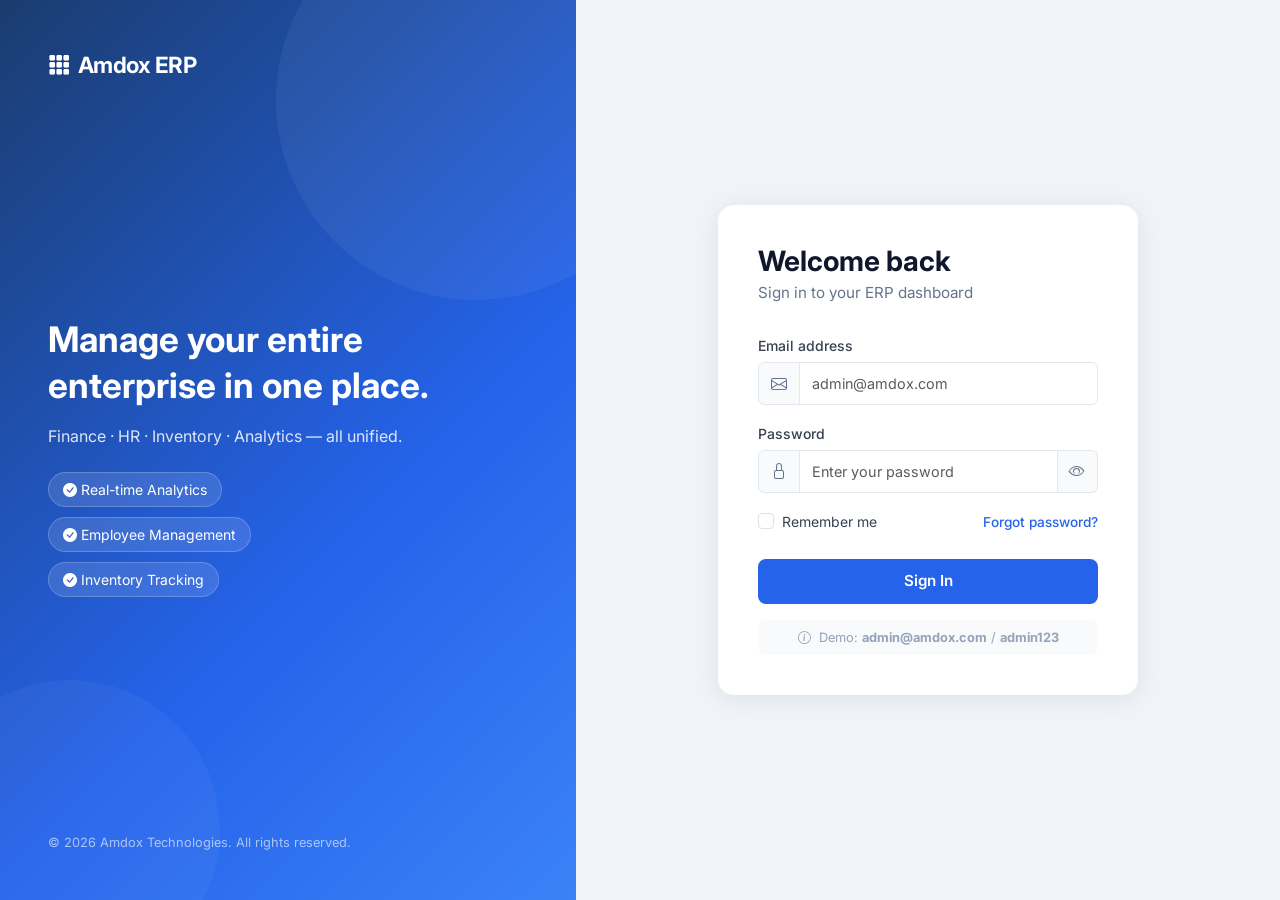
<file: index.html>
<!DOCTYPE html>
<html lang="en">
<head>
  <!-- This tells the browser what kind of document this is -->
  <meta charset="UTF-8">

  <!-- This makes the page look correct on mobile phones -->
  <meta name="viewport" content="width=device-width, initial-scale=1.0">

  <!-- Title shown on the browser tab -->
  <title>Amdox ERP – Login</title>

  <!-- Bootstrap 5 CSS – gives us ready-made styles and layout tools -->
  <link href="https://cdn.jsdelivr.net/npm/bootstrap@5.3.2/dist/css/bootstrap.min.css" rel="stylesheet">

  <!-- Bootstrap Icons – small icons we use in the form -->
  <link href="https://cdn.jsdelivr.net/npm/bootstrap-icons@1.11.3/font/bootstrap-icons.min.css" rel="stylesheet">

  <!-- Google Font – Inter is a clean, professional font used in many SaaS apps -->
  <link href="https://fonts.googleapis.com/css2?family=Inter:wght@400;500;600;700&display=swap" rel="stylesheet">

  <!-- Our own custom CSS file -->
  <link rel="stylesheet" href="css/style.css">
</head>

<body>

  <!-- 
    This is the main wrapper.
    d-flex = display flex (side-by-side layout)
    min-vh-100 = minimum height is 100% of the screen
  -->
  <div class="login-wrapper d-flex min-vh-100">

    <!-- ───────────────────────────────────────────
         LEFT PANEL – Branding / Hero side
    ─────────────────────────────────────────────── -->
    <div class="login-brand d-none d-lg-flex flex-column justify-content-between p-5">
      
      <!-- Logo at the top -->
      <div class="brand-logo">
        <!-- We use a text-based logo with an icon – no image file needed -->
        <i class="bi bi-grid-3x3-gap-fill me-2"></i>
        <span>Amdox ERP</span>
      </div>

      <!-- Center message -->
      <div class="brand-message">
        <h1>Manage your entire<br>enterprise in one place.</h1>
        <p>Finance · HR · Inventory · Analytics — all unified.</p>

        <!-- Three feature pills -->
        <div class="brand-pills mt-4">
          <span><i class="bi bi-check-circle-fill me-1"></i> Real-time Analytics</span>
          <span><i class="bi bi-check-circle-fill me-1"></i> Employee Management</span>
          <span><i class="bi bi-check-circle-fill me-1"></i> Inventory Tracking</span>
        </div>
      </div>

      <!-- Footer text at the bottom -->
      <div class="brand-footer">
        © 2026 Amdox Technologies. All rights reserved.
      </div>

    </div>

    <!-- ───────────────────────────────────────────
         RIGHT PANEL – Login Form
    ─────────────────────────────────────────────── -->
    <div class="login-form-side d-flex align-items-center justify-content-center flex-grow-1 p-4">

      <!-- The white card that holds the form -->
      <div class="login-card">

        <!-- Mobile-only logo (hidden on desktop because left panel shows it) -->
        <div class="d-flex d-lg-none align-items-center mb-4 mobile-logo">
          <i class="bi bi-grid-3x3-gap-fill me-2"></i>
          <span>Amdox ERP</span>
        </div>

        <!-- Heading -->
        <h2 class="login-title">Welcome back</h2>
        <p class="login-subtitle">Sign in to your ERP dashboard</p>

        <!-- THE FORM -->
        <!-- onsubmit="return handleLogin(event)" calls our JS function when submitted -->
        <form onsubmit="return handleLogin(event)" novalidate>

          <!-- Email Field -->
          <div class="mb-3">
            <label for="email" class="form-label">Email address</label>
            <!-- input-group lets us put an icon inside the input box -->
            <div class="input-group">
              <span class="input-group-text">
                <i class="bi bi-envelope"></i>
              </span>
              <input
                type="email"
                class="form-control"
                id="email"
                placeholder="admin@amdox.com"
                required
              >
            </div>
          </div>

          <!-- Password Field -->
          <div class="mb-3">
            <label for="password" class="form-label">Password</label>
            <div class="input-group">
              <span class="input-group-text">
                <i class="bi bi-lock"></i>
              </span>
              <!-- id="passwordInput" so our JS can find it -->
              <input
                type="password"
                class="form-control"
                id="passwordInput"
                placeholder="Enter your password"
                required
              >
              <!-- Eye icon to show/hide password -->
              <button
                class="input-group-text btn-eye"
                type="button"
                onclick="togglePassword()"
                title="Show/Hide password"
              >
                <!-- id="eyeIcon" so JS can swap the icon -->
                <i class="bi bi-eye" id="eyeIcon"></i>
              </button>
            </div>
          </div>

          <!-- Remember me + Forgot password row -->
          <div class="d-flex justify-content-between align-items-center mb-4">
            <div class="form-check">
              <input class="form-check-input" type="checkbox" id="rememberMe">
              <label class="form-check-label" for="rememberMe">Remember me</label>
            </div>
            <a href="#" class="forgot-link">Forgot password?</a>
          </div>

          <!-- Error message box (hidden by default) -->
          <!-- id="loginError" so JS can show/hide it -->
          <div id="loginError" class="alert alert-danger d-none" role="alert">
            <i class="bi bi-exclamation-triangle me-2"></i>
            Invalid email or password. Try: admin@amdox.com / admin123
          </div>

          <!-- Submit Button -->
          <!-- w-100 = full width button -->
          <button type="submit" class="btn btn-primary w-100 login-btn">
            <span id="btnText">Sign In</span>
            <!-- Spinner shown during fake loading -->
            <span id="btnSpinner" class="spinner-border spinner-border-sm ms-2 d-none" role="status"></span>
          </button>

          <!-- Demo credentials hint -->
          <div class="demo-hint mt-3 text-center">
            <i class="bi bi-info-circle me-1"></i>
            Demo: <strong>admin@amdox.com</strong> / <strong>admin123</strong>
          </div>

        </form>

      </div>
    </div>

  </div><!-- end login-wrapper -->

  <!-- Bootstrap 5 JavaScript (needed for Bootstrap components to work) -->
  <script src="https://cdn.jsdelivr.net/npm/bootstrap@5.3.2/dist/js/bootstrap.bundle.min.js"></script>

  <!-- Our Login JavaScript (inline here to keep things simple) -->
  <script>

    // ── FUNCTION 1: Toggle password visibility ──────────────────────
    // This runs when the user clicks the eye icon
    function togglePassword() {
      // Find the password input box by its id
      const input = document.getElementById('passwordInput');
      // Find the eye icon by its id
      const icon  = document.getElementById('eyeIcon');

      // If the input is currently "password" type (hidden), switch to "text" (visible)
      if (input.type === 'password') {
        input.type = 'text';                    // show the text
        icon.className = 'bi bi-eye-slash';     // change icon to "eye with slash"
      } else {
        input.type = 'password';                // hide the text again
        icon.className = 'bi bi-eye';           // change icon back to normal eye
      }
    }

    // ── FUNCTION 2: Handle login form submit ─────────────────────────
    // "event" is passed automatically by the browser when form is submitted
    function handleLogin(event) {
      // Prevent the page from refreshing (default browser behaviour on form submit)
      event.preventDefault();

      // Read what the user typed in the email and password fields
      const email    = document.getElementById('email').value.trim();
      const password = document.getElementById('passwordInput').value.trim();

      // Our fake "correct" credentials
      const correctEmail    = 'admin@amdox.com';
      const correctPassword = 'admin123';

      // Hide any previous error message
      document.getElementById('loginError').classList.add('d-none');

      // CHECK: did the user enter the right details?
      if (email === correctEmail && password === correctPassword) {
        // ✅ Correct – show a loading spinner, then go to dashboard

        // Disable the button so they can't click twice
        document.querySelector('.login-btn').disabled = true;

        // Show the spinner inside the button
        document.getElementById('btnSpinner').classList.remove('d-none');

        // Change button text
        document.getElementById('btnText').textContent = 'Signing in…';

        // Wait 1.5 seconds (fake loading), then redirect to dashboard.html
        setTimeout(function() {
          window.location.href = 'dashboard.html';
        }, 1500);

      } else {
        // ❌ Wrong credentials – show the red error box
        document.getElementById('loginError').classList.remove('d-none');
      }

      // Return false prevents any further default browser action
      return false;
    }

  </script>

</body>
</html>
</file>
<file: css/style.css>
/* ═══════════════════════════════════════════════════════
   AMDOX ERP – Global Styles
   All measurements in px or rem. 
   rem = relative to root font size (usually 16px)
═══════════════════════════════════════════════════════ */

/* Apply Inter font to everything on the page */
* {
  font-family: 'Inter', sans-serif;
  box-sizing: border-box; /* padding doesn't increase element size */
}

/* Remove default margin/padding from body */
body {
  margin: 0;
  padding: 0;
  background-color: #f0f4f8; /* light grey-blue background */
}

/* ── LOGIN WRAPPER ────────────────────────────────────── */
/* The outer container that holds both panels */
.login-wrapper {
  min-height: 100vh; /* at least full screen height */
}

/* ── LEFT BRAND PANEL ─────────────────────────────────── */
.login-brand {
  /* Rich blue gradient – left side hero */
  background: linear-gradient(135deg, #1a3c6e 0%, #2563eb 60%, #3b82f6 100%);
  color: #ffffff;
  width: 45%;          /* take up 45% of screen width */
  min-height: 100vh;
  position: relative;
  overflow: hidden;    /* hide any overflow from decorative circles */
}

/* Decorative background circle (pure CSS, no image needed) */
.login-brand::before {
  content: '';                       /* empty pseudo-element */
  position: absolute;
  width: 400px;
  height: 400px;
  border-radius: 50%;                /* make it a circle */
  background: rgba(255,255,255,0.05);/* very faint white */
  top: -100px;
  right: -100px;
}

/* Second decorative circle at bottom */
.login-brand::after {
  content: '';
  position: absolute;
  width: 300px;
  height: 300px;
  border-radius: 50%;
  background: rgba(255,255,255,0.04);
  bottom: -80px;
  left: -80px;
}

/* Logo text in the top-left of the brand panel */
.brand-logo {
  font-size: 1.4rem;
  font-weight: 700;
  letter-spacing: -0.5px;
  display: flex;
  align-items: center;
}

/* The big hero heading */
.brand-message h1 {
  font-size: 2.2rem;
  font-weight: 700;
  line-height: 1.3;
  margin-bottom: 1rem;
}

/* Subtitle paragraph */
.brand-message p {
  font-size: 1rem;
  opacity: 0.85;       /* slightly transparent */
  margin-bottom: 0;
}

/* The three feature pill badges */
.brand-pills {
  display: flex;
  flex-direction: column; /* stack them vertically */
  gap: 10px;
}

.brand-pills span {
  display: inline-flex;
  align-items: center;
  background: rgba(255,255,255,0.12); /* semi-transparent white */
  border: 1px solid rgba(255,255,255,0.2);
  border-radius: 50px;                /* pill shape */
  padding: 6px 14px;
  font-size: 0.875rem;
  width: fit-content;                 /* only as wide as content */
}

/* Footer copyright text at the bottom */
.brand-footer {
  font-size: 0.8rem;
  opacity: 0.6;
}

/* ── RIGHT FORM SIDE ──────────────────────────────────── */
.login-form-side {
  background-color: #f0f4f8;
  flex: 1; /* take up all remaining space */
}

/* The white card that holds the form */
.login-card {
  background: #ffffff;
  border-radius: 16px;          /* rounded corners */
  padding: 2.5rem;
  width: 100%;
  max-width: 420px;             /* never wider than 420px */
  box-shadow: 0 4px 24px rgba(0,0,0,0.08); /* soft shadow */
}

/* Heading inside the card */
.login-title {
  font-size: 1.75rem;
  font-weight: 700;
  color: #0f172a;    /* very dark navy */
  margin-bottom: 4px;
}

/* Subtitle under the heading */
.login-subtitle {
  color: #64748b;    /* medium grey */
  font-size: 0.95rem;
  margin-bottom: 1.75rem;
}

/* ── FORM CONTROLS ────────────────────────────────────── */
/* Labels above input boxes */
.form-label {
  font-weight: 500;
  font-size: 0.875rem;
  color: #374151;
  margin-bottom: 6px;
}

/* The icon box on the left of the input */
.input-group-text {
  background-color: #f8fafc;
  border-color: #e2e8f0;
  color: #64748b;
}

/* The actual input box */
.form-control {
  border-color: #e2e8f0;
  font-size: 0.9rem;
  padding: 0.6rem 0.75rem;
  color: #0f172a;
}

/* Blue glow when input is focused (clicked) */
.form-control:focus {
  border-color: #2563eb;
  box-shadow: 0 0 0 3px rgba(37, 99, 235, 0.12);
}

/* The eye icon button – remove its default button styling */
.btn-eye {
  background-color: #f8fafc;
  border: 1px solid #e2e8f0;
  border-left: none;  /* merge with input, no double border */
  cursor: pointer;
  color: #64748b;
}

.btn-eye:hover {
  color: #2563eb;     /* blue on hover */
}

/* ── FORGOT PASSWORD LINK ────────────────────────────── */
.forgot-link {
  font-size: 0.85rem;
  color: #2563eb;
  text-decoration: none;
  font-weight: 500;
}

.forgot-link:hover {
  text-decoration: underline;
}

/* ── LOGIN BUTTON ─────────────────────────────────────── */
.login-btn {
  background-color: #2563eb;   /* brand blue */
  border: none;
  border-radius: 8px;
  padding: 0.7rem;
  font-weight: 600;
  font-size: 0.95rem;
  transition: background 0.2s ease; /* smooth color change on hover */
}

.login-btn:hover {
  background-color: #1d4ed8;   /* slightly darker blue */
}

.login-btn:disabled {
  background-color: #93c5fd;   /* light blue when disabled */
  cursor: not-allowed;
}

/* ── DEMO HINT ────────────────────────────────────────── */
.demo-hint {
  font-size: 0.8rem;
  color: #94a3b8;
  background: #f8fafc;
  border-radius: 8px;
  padding: 8px 12px;
}

/* ── MOBILE LOGO (shown only on small screens) ────────── */
.mobile-logo {
  font-size: 1.2rem;
  font-weight: 700;
  color: #2563eb;
}

/* ── CHECKBOX ─────────────────────────────────────────── */
.form-check-label {
  font-size: 0.875rem;
  color: #374151;
}

.form-check-input:checked {
  background-color: #2563eb;
  border-color: #2563eb;
}

/* ── ERROR ALERT ──────────────────────────────────────── */
.alert-danger {
  font-size: 0.875rem;
  border-radius: 8px;
  margin-bottom: 1rem;
}
</file>
